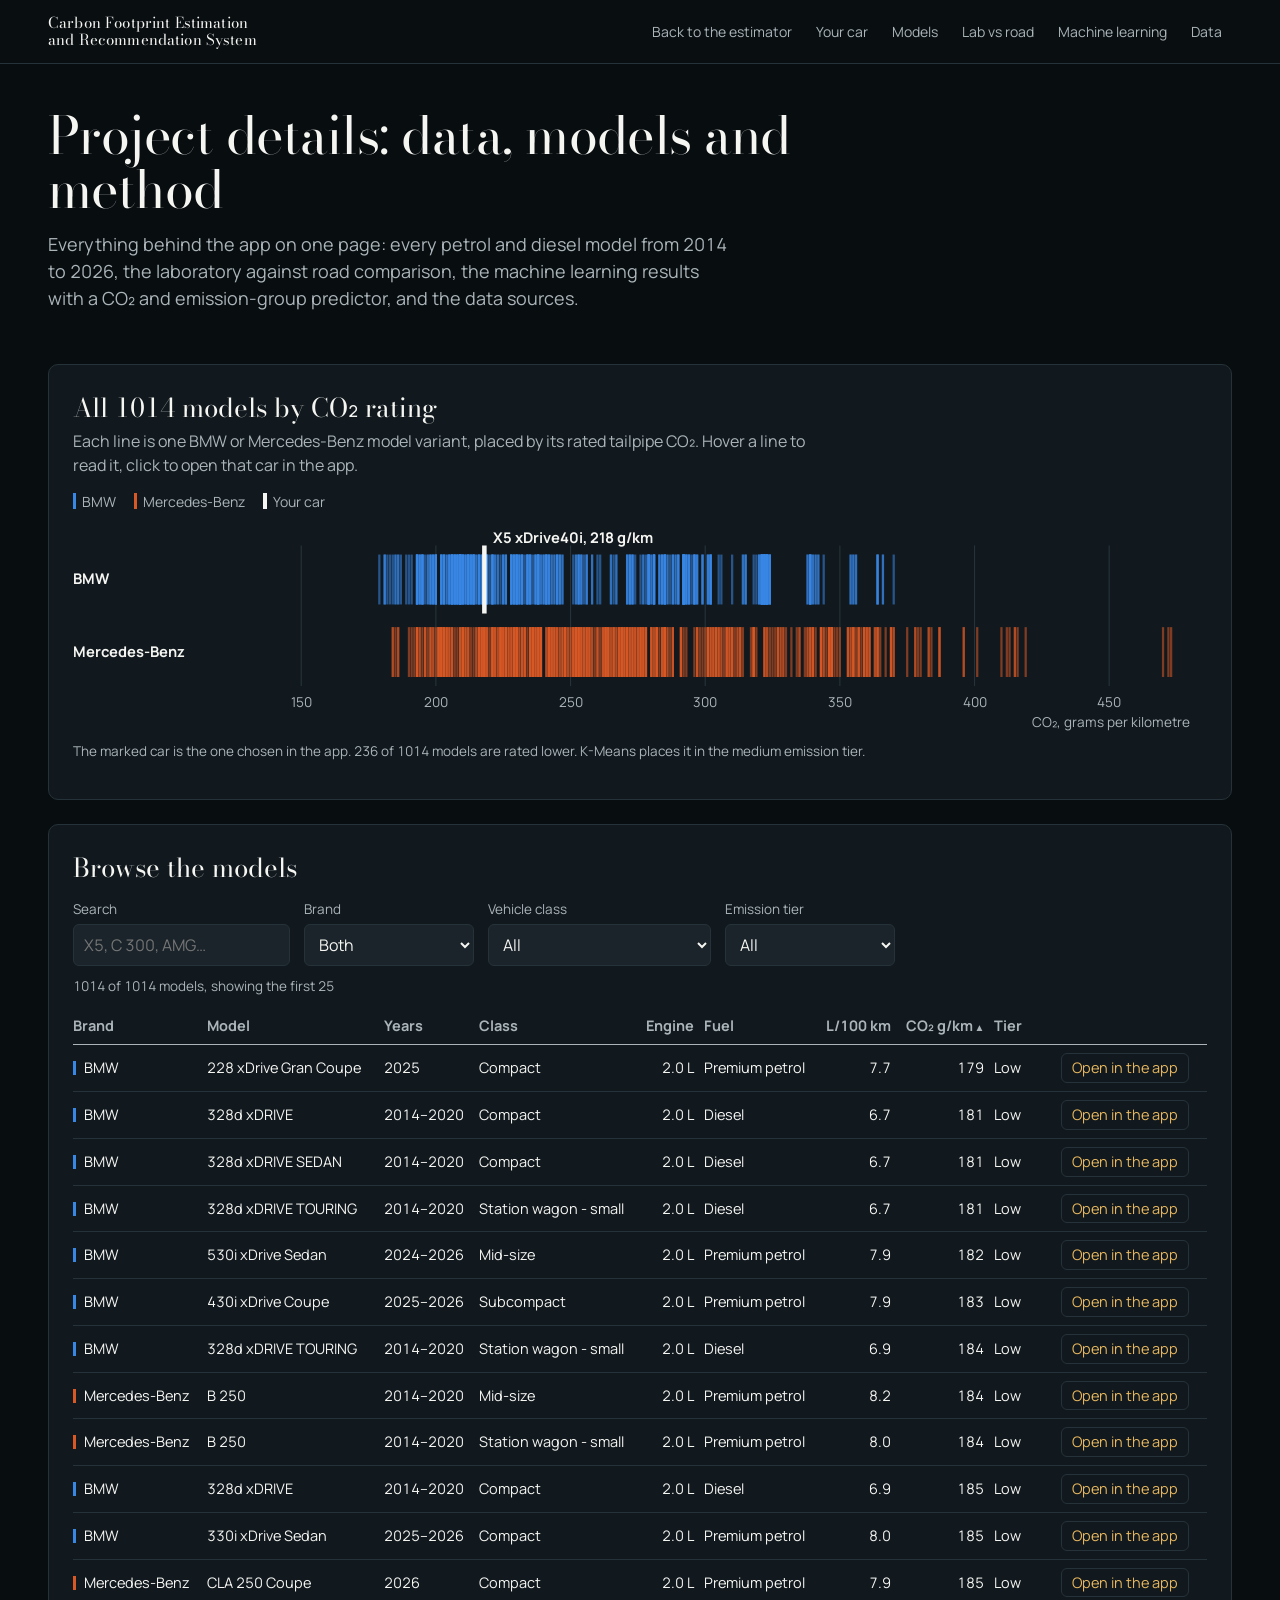
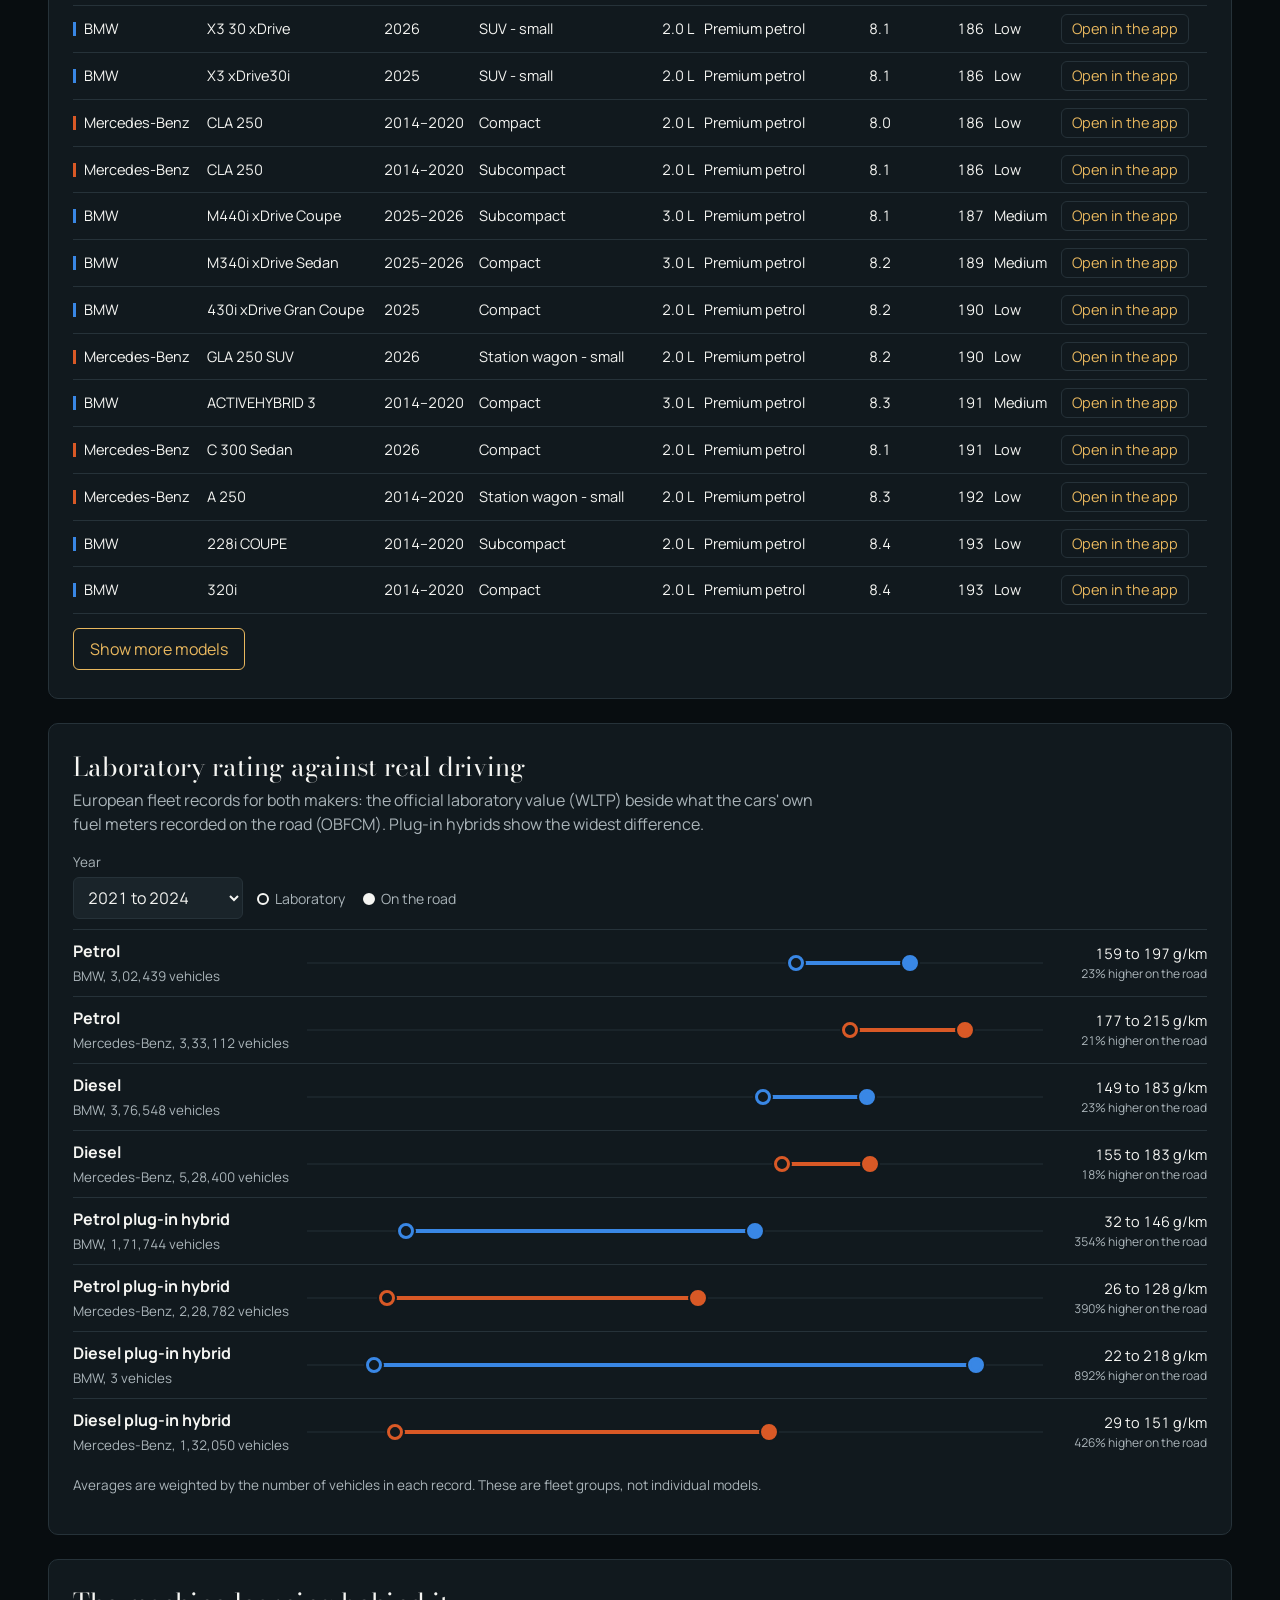
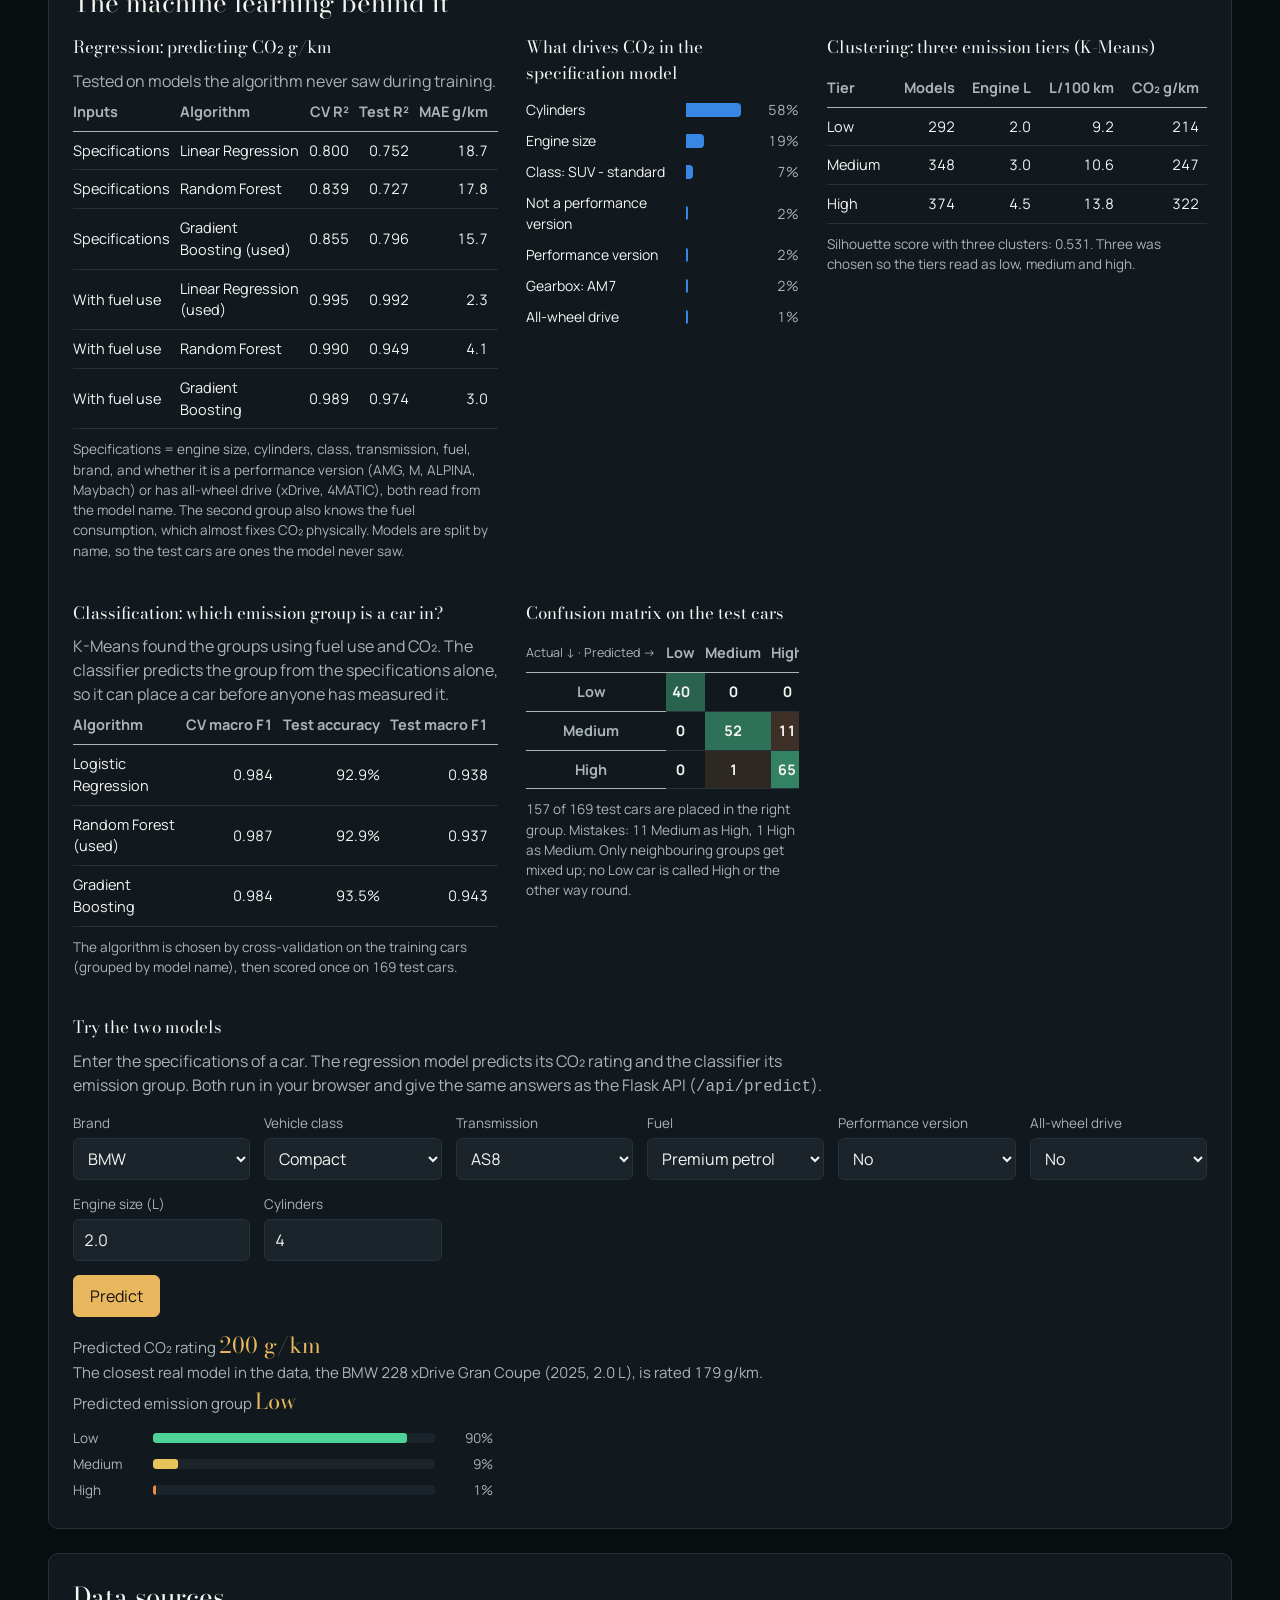
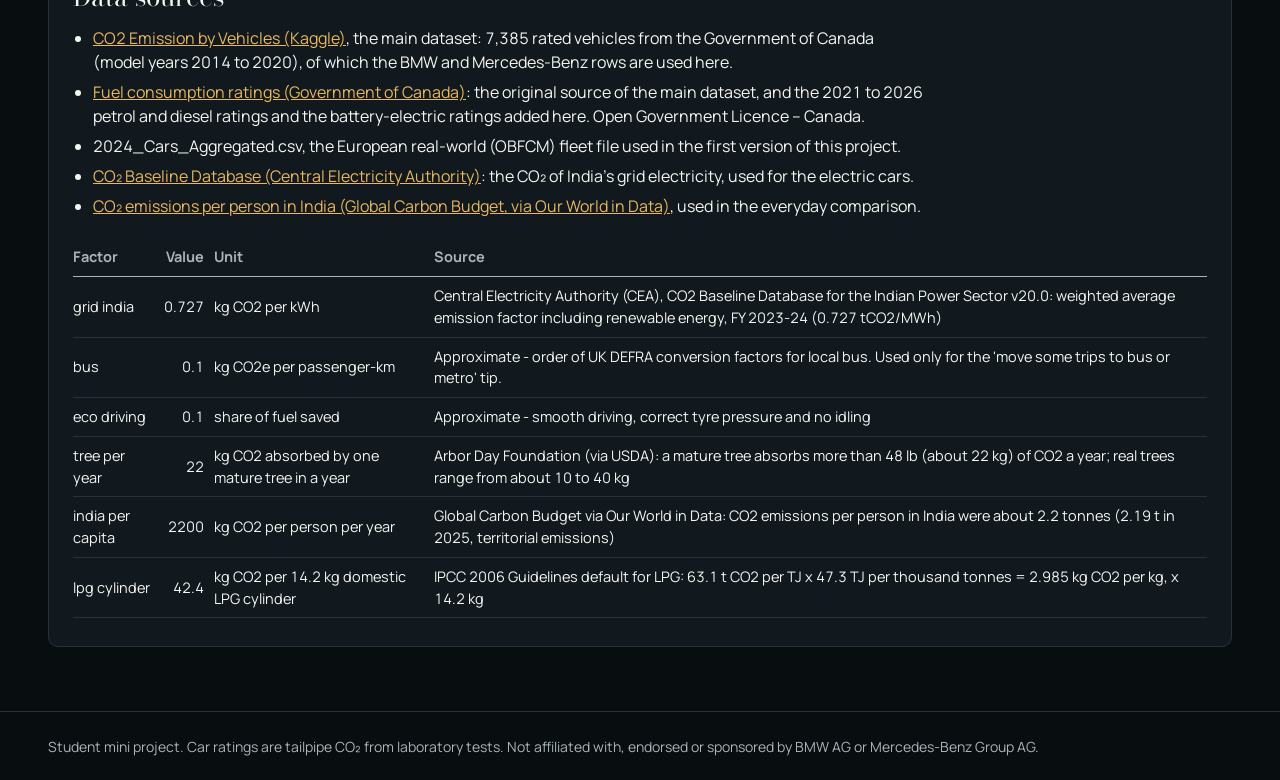
<file: details.html>
<!DOCTYPE html>
<html lang="en">
<head>
<meta charset="UTF-8">
<meta name="viewport" content="width=device-width, initial-scale=1.0">
<title>Project details | Carbon Footprint Estimation and Recommendation System</title>
<meta name="description" content="Data, machine learning models and method behind the BMW and Mercedes-Benz car carbon footprint estimator. Student mini project.">
<link rel="icon" href="data:image/svg+xml,%3Csvg xmlns='http://www.w3.org/2000/svg' viewBox='0 0 32 32'%3E%3Ccircle cx='16' cy='16' r='14' fill='%2307090c' stroke='%23e3b866' stroke-width='2'/%3E%3Cpath d='M16 7l2.6 6.4L25 16l-6.4 2.6L16 25l-2.6-6.4L7 16l6.4-2.6z' fill='%23e3b866'/%3E%3C/svg%3E">
<link rel="stylesheet" href="fonts/fonts.css">
<link rel="stylesheet" href="details.css">
</head>
<body>
<a class="skip" href="#range">Skip to the content</a>

<header class="top">
  <div class="top-name">Carbon Footprint Estimation<br>and Recommendation System</div>
  <nav aria-label="Sections">
    <a href="index.html">Back to the estimator</a>
    <a href="#range">Your car</a>
    <a href="#models">Models</a>
    <a href="#road">Lab vs road</a>
    <a href="#ml">Machine learning</a>
    <a href="#data">Data</a>
  </nav>
</header>

<main>
  <section class="intro">
    <h1>Project details: data, models and method</h1>
    <p>Everything behind the app on one page: every petrol and diesel model from 2014 to 2026, the laboratory against road comparison, the machine learning results with a CO₂ and emission-group predictor, and the data sources.</p>
  </section>

  <section id="range" class="block viz-root">
    <h2>All <span id="nModels"></span> models by CO₂ rating</h2>
    <p class="lead">Each line is one BMW or Mercedes-Benz model variant, placed by its rated tailpipe CO₂. Hover a line to read it, click to open that car in the app.</p>
    <div class="legend"><span class="key bmw"></span>BMW <span class="key merc"></span>Mercedes-Benz <span class="key you"></span>Your car</div>
    <div class="ruler-wrap"><svg id="ruler" viewBox="0 0 1000 190" role="img" aria-label="CO2 rating of every model, by brand"></svg></div>
    <p class="hint" id="rulerNote"></p>
  </section>

  <section id="models" class="block">
    <h2>Browse the models</h2>
    <div class="filters">
      <label class="field">Search <input type="search" id="q" placeholder="X5, C 300, AMG…"></label>
      <label class="field">Brand
        <select id="fBrand"><option value="">Both</option><option>BMW</option><option>Mercedes-Benz</option></select>
      </label>
      <label class="field">Vehicle class <select id="fClass"><option value="">All</option></select></label>
      <label class="field">Emission tier
        <select id="fTier"><option value="">All</option><option>Low</option><option>Medium</option><option>High</option></select>
      </label>
    </div>
    <p class="hint" id="count" role="status"></p>
    <div class="table-wrap">
      <table class="data" id="table">
        <thead><tr>
          <th><button data-sort="make">Brand</button></th>
          <th><button data-sort="model">Model</button></th>
          <th><button data-sort="year_to">Years</button></th>
          <th><button data-sort="vehicle_class">Class</button></th>
          <th class="num"><button data-sort="engine_l">Engine</button></th>
          <th>Fuel</th>
          <th class="num"><button data-sort="fuel_comb">L/100 km</button></th>
          <th class="num"><button data-sort="co2_g_km">CO₂ g/km</button></th>
          <th>Tier</th>
          <th><span class="sr">Use</span></th>
        </tr></thead>
        <tbody></tbody>
      </table>
    </div>
    <button type="button" class="btn ghost" id="more">Show more models</button>
  </section>

  <section id="road" class="block viz-root">
    <h2>Laboratory rating against real driving</h2>
    <p class="lead">European fleet records for both makers: the official laboratory value (WLTP) beside what the cars' own fuel meters recorded on the road (OBFCM). Plug-in hybrids show the widest difference.</p>
    <div class="filters">
      <label class="field">Year
        <select id="euYear"><option value="">2021 to 2024</option><option>2021</option><option>2022</option><option>2023</option><option>2024</option></select>
      </label>
      <div class="legend"><span class="dot hollow"></span>Laboratory <span class="dot solid"></span>On the road</div>
    </div>
    <div id="dumbbells" class="dumbbells"></div>
    <p class="hint">Averages are weighted by the number of vehicles in each record. These are fleet groups, not individual models.</p>
  </section>

  <section id="ml" class="block viz-root">
    <h2>The machine learning behind it</h2>
    <div class="cols">
      <div>
        <h3>Regression: predicting CO₂ g/km</h3>
        <p class="lead">Tested on models the algorithm never saw during training.</p>
        <div class="table-wrap"><table class="data" id="mlTable"><thead><tr>
          <th>Inputs</th><th>Algorithm</th><th class="num">CV R²</th><th class="num">Test R²</th><th class="num">MAE g/km</th>
        </tr></thead><tbody></tbody></table></div>
        <p class="hint">Specifications = engine size, cylinders, class, transmission, fuel, brand, and whether it is a performance version (AMG, M, ALPINA, Maybach) or has all-wheel drive (xDrive, 4MATIC), both read from the model name. The second group also knows the fuel consumption, which almost fixes CO₂ physically. Models are split by name, so the test cars are ones the model never saw.</p>
      </div>
      <div>
        <h3>What drives CO₂ in the specification model</h3>
        <div id="importance" class="bars"></div>
      </div>
      <div>
        <h3>Clustering: three emission tiers (K-Means)</h3>
        <div class="table-wrap"><table class="data" id="tierTable"><thead><tr>
          <th>Tier</th><th class="num">Models</th><th class="num">Engine L</th><th class="num">L/100 km</th><th class="num">CO₂ g/km</th>
        </tr></thead><tbody></tbody></table></div>
        <p class="hint" id="silNote"></p>
      </div>
    </div>
    <div class="cols cls-cols">
      <div>
        <h3>Classification: which emission group is a car in?</h3>
        <p class="lead">K-Means found the groups using fuel use and CO₂. The classifier predicts the group from the specifications alone, so it can place a car before anyone has measured it.</p>
        <div class="table-wrap"><table class="data" id="clsTable"><thead><tr>
          <th>Algorithm</th><th class="num">CV macro F1</th><th class="num">Test accuracy</th><th class="num">Test macro F1</th>
        </tr></thead><tbody></tbody></table></div>
        <p class="hint" id="clsNote"></p>
      </div>
      <div>
        <h3>Confusion matrix on the test cars</h3>
        <div class="table-wrap"><table class="data cm" id="cmTable"></table></div>
        <p class="hint" id="cmNote"></p>
      </div>
    </div>
    <h3 style="margin-top:28px">Try the two models</h3>
    <p class="lead" id="tryLead">Enter the specifications of a car. The regression model predicts its CO₂ rating and the classifier its emission group. Both run in your browser and give the same answers as the Flask API (<code>/api/predict</code>).</p>
    <div class="row" style="margin-top:14px">
      <label class="field">Brand <select id="c_make"><option>BMW</option><option>Mercedes-Benz</option></select></label>
      <label class="field">Vehicle class <select id="c_class"></select></label>
      <label class="field">Transmission <select id="c_trans"></select></label>
      <label class="field">Fuel <select id="c_fuel"></select></label>
      <label class="field">Performance version <select id="c_perf"><option value="no">No</option><option value="yes">Yes (AMG, M, ALPINA)</option></select></label>
      <label class="field">All-wheel drive <select id="c_awd"><option value="no">No</option><option value="yes">Yes (xDrive, 4MATIC)</option></select></label>
      <label class="field">Engine size (L) <input type="number" id="c_engine" min="1" max="7" step="0.1" value="2.0"></label>
      <label class="field">Cylinders <input type="number" id="c_cyl" min="3" max="12" step="1" value="4"></label>
    </div>
    <button type="button" class="btn" id="predictBtn">Predict</button>
    <div id="predictOut" class="predict-out" role="status"></div>
  </section>

  <section id="data" class="block">
    <h2>Data sources</h2>
    <ul class="sources">
      <li><a href="https://www.kaggle.com/datasets/debajyotipodder/co2-emission-by-vehicles" target="_blank" rel="noopener">CO2 Emission by Vehicles (Kaggle)</a>, the main dataset: 7,385 rated vehicles from the Government of Canada (model years 2014 to 2020), of which the BMW and Mercedes-Benz rows are used here.</li>
      <li><a href="https://open.canada.ca/data/en/dataset/98f1a129-f628-4ce4-b24d-6f16bf24dd64" target="_blank" rel="noopener">Fuel consumption ratings (Government of Canada)</a>: the original source of the main dataset, and the 2021 to 2026 petrol and diesel ratings and the battery-electric ratings added here. Open Government Licence – Canada.</li>
      <li>2024_Cars_Aggregated.csv, the European real-world (OBFCM) fleet file used in the first version of this project.</li>
      <li><a href="https://cea.nic.in/wp-content/uploads/2021/03/User_Guide_Version_20.0.pdf" target="_blank" rel="noopener">CO₂ Baseline Database (Central Electricity Authority)</a>: the CO₂ of India's grid electricity, used for the electric cars.</li>
      <li><a href="https://ourworldindata.org/co2/country/india" target="_blank" rel="noopener">CO₂ emissions per person in India (Global Carbon Budget, via Our World in Data)</a>, used in the everyday comparison.</li>
    </ul>
    <div class="table-wrap"><table class="data" id="factorTable"><thead><tr>
      <th>Factor</th><th class="num">Value</th><th>Unit</th><th>Source</th>
    </tr></thead><tbody></tbody></table></div>
  </section>
</main>

<footer class="foot">Student mini project. Car ratings are tailpipe CO₂ from laboratory tests. Not affiliated with, endorsed or sponsored by BMW AG or Mercedes-Benz Group AG.</footer>
<div id="tooltip" class="tooltip" role="tooltip" hidden></div>

<script src="data.js"></script>
<script src="model.js"></script>
<script src="footprint.js"></script>
<script src="predictor.js"></script>
<script src="details.js"></script>
</body>
</html>
</file>
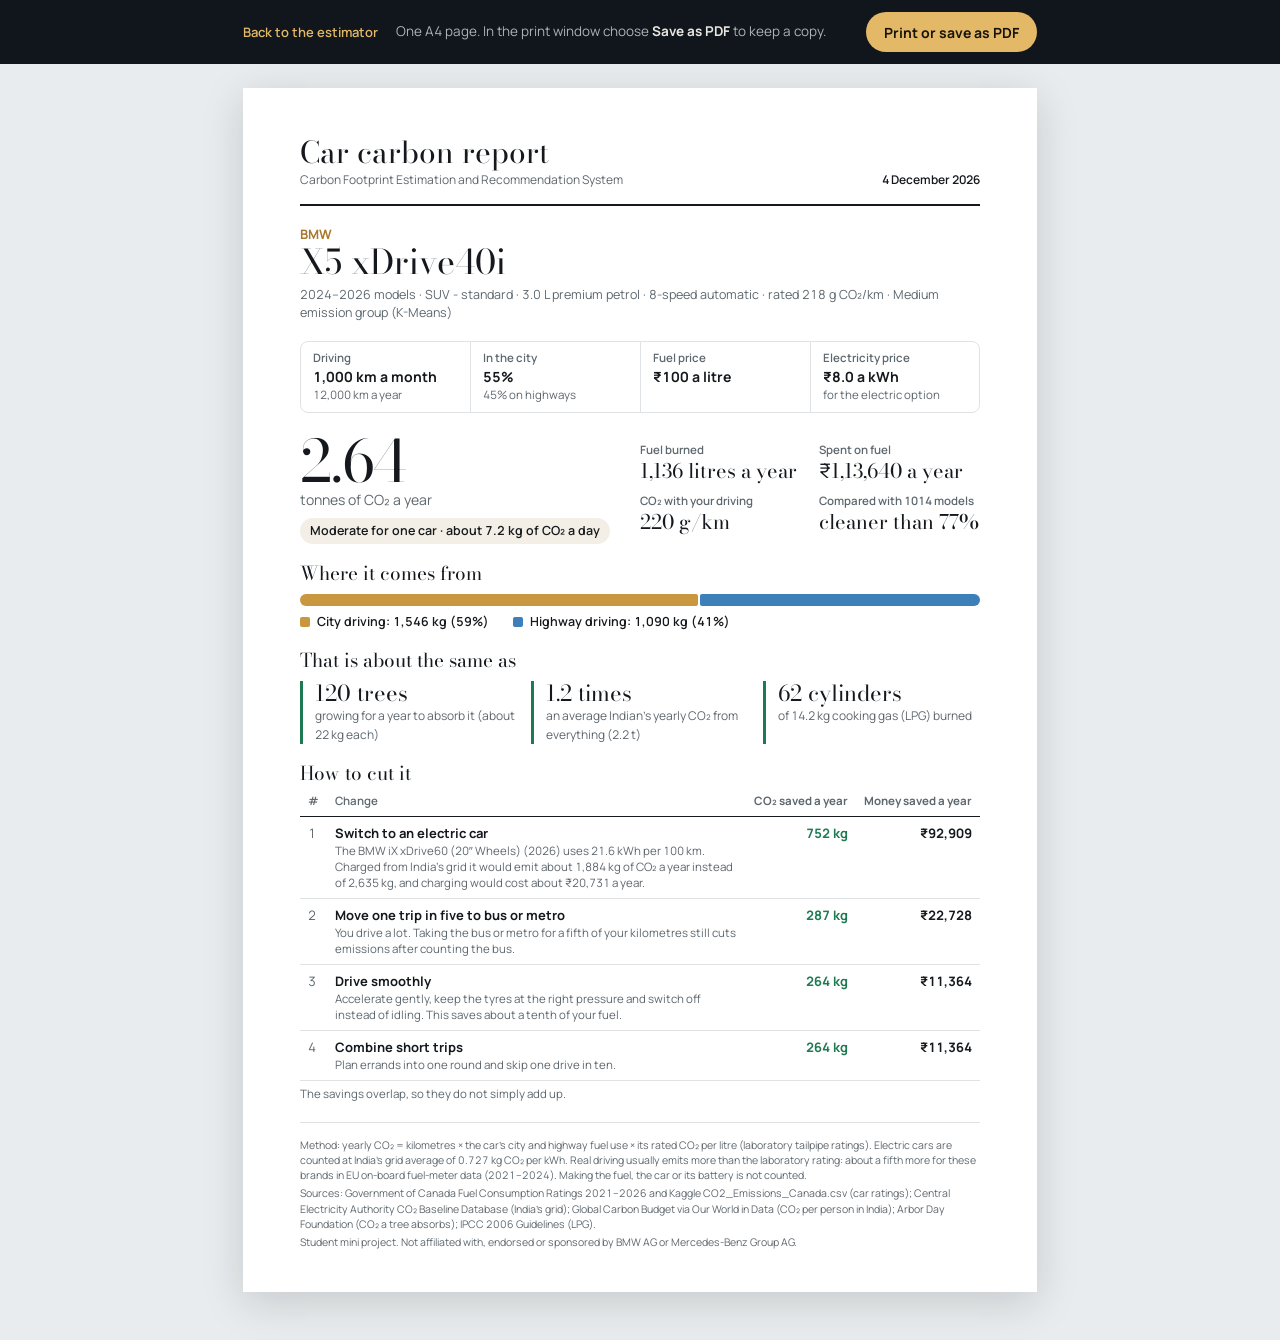
<file: report.html>
<!DOCTYPE html>
<html lang="en">
<head>
<meta charset="UTF-8">
<meta name="viewport" content="width=device-width, initial-scale=1.0">
<title>Car carbon report | BMW &amp; Mercedes-Benz</title>
<meta name="description" content="A one-page report of a car's yearly CO2, fuel use and recommendations, ready to print or save as PDF.">
<link rel="icon" href="data:image/svg+xml,%3Csvg xmlns='http://www.w3.org/2000/svg' viewBox='0 0 32 32'%3E%3Ccircle cx='16' cy='16' r='14' fill='%2307090c' stroke='%23e3b866' stroke-width='2'/%3E%3Cpath d='M16 7l2.6 6.4L25 16l-6.4 2.6L16 25l-2.6-6.4L7 16l6.4-2.6z' fill='%23e3b866'/%3E%3C/svg%3E">
<link rel="stylesheet" href="fonts/fonts.css">
<link rel="stylesheet" href="report.css">
</head>
<body>
<div class="toolbar">
  <a href="index.html" class="back">Back to the estimator</a>
  <p>One A4 page. In the print window choose <b>Save as PDF</b> to keep a copy.</p>
  <button type="button" id="printBtn">Print or save as PDF</button>
</div>

<article class="sheet" id="sheet">
  <header class="head">
    <div>
      <h1>Car carbon report</h1>
      <p>Carbon Footprint Estimation and Recommendation System</p>
    </div>
    <p class="date" id="rDate"></p>
  </header>

  <section class="car">
    <p class="make" id="rMake"></p>
    <h2 id="rModel"></h2>
    <p class="specline" id="rSpecs"></p>
  </section>

  <section class="inputs" id="rInputs" aria-label="Your driving"></section>

  <section class="result">
    <div class="total">
      <b id="rTotal"></b>
      <span>tonnes of CO₂ a year</span>
      <p class="band" id="rBand"></p>
    </div>
    <dl class="stats" id="rStats"></dl>
  </section>

  <section class="split">
    <h3>Where it comes from</h3>
    <div class="bar" id="rBar"></div>
    <div class="legend" id="rLegend"></div>
  </section>

  <section class="likes">
    <h3>That is about the same as</h3>
    <ul id="rLikes"></ul>
  </section>

  <section class="tips">
    <h3>How to cut it</h3>
    <table>
      <thead><tr><th class="n">#</th><th>Change</th><th class="num">CO₂ saved a year</th><th class="num">Money saved a year</th></tr></thead>
      <tbody id="rTips"></tbody>
    </table>
    <p class="note">The savings overlap, so they do not simply add up.</p>
  </section>

  <footer class="foot">
    <p id="rMethod"></p>
    <p>Sources: Government of Canada Fuel Consumption Ratings 2021–2026 and Kaggle CO2_Emissions_Canada.csv (car ratings); Central Electricity Authority CO₂ Baseline Database (India's grid); Global Carbon Budget via Our World in Data (CO₂ per person in India); Arbor Day Foundation (CO₂ a tree absorbs); IPCC 2006 Guidelines (LPG).</p>
    <p>Student mini project. Not affiliated with, endorsed or sponsored by BMW AG or Mercedes-Benz Group AG.</p>
  </footer>
</article>

<script src="data.js"></script>
<script src="footprint.js"></script>
<script src="report.js"></script>
</body>
</html>
</file>
<file: fonts/fonts.css>
/* Self-hosted fonts, so the website looks the same offline, on GitHub Pages and anywhere else.
   Both fonts are from Google Fonts under the SIL Open Font License (see the OFL files here).
   Bodoni Moda has no rupee sign or subscript digits, so those few characters come from Manrope. */
@font-face {
  font-family: "Bodoni Moda";
  src: url("BodoniModa.woff2") format("woff2");
  font-weight: 400 900;
  font-style: normal;
  font-display: swap;
}
@font-face {
  font-family: "Bodoni Moda";
  src: url("Manrope.woff2") format("woff2");
  font-weight: 400 900;
  font-style: normal;
  font-display: swap;
  unicode-range: U+20B9, U+2080-2089;
}
@font-face {
  font-family: "Manrope";
  src: url("Manrope.woff2") format("woff2");
  font-weight: 200 800;
  font-style: normal;
  font-display: swap;
}
</file>
<file: details.css>
/* Project-details page. Same look as the main page: dark panels, gold accent,
   Georgia headings, Arial text. BMW = blue, Mercedes-Benz = orange in charts. */

:root {
  color-scheme: dark;
  --bg: #080d10;
  --surface: #11191e;
  --sunken: #1a242a;
  --ink: #f5f5f2;
  --ink-2: #aab4b9;
  --line: #263239;
  --petrol: #e8b75e;
  --petrol-ink: #15130e;
  --bmw: #3987e5;
  --merc: #d95926;
  --c1: #3987e5; --c2: #d95926; --c3: #199e70; --c4: #c98500;
  --c5: #d55181; --c6: #0ca30c; --c7: #9085e9; --c8: #e66767;
  --font: Manrope, "Segoe UI", Arial, Helvetica, sans-serif;
}

* { box-sizing: border-box; }
[hidden] { display: none !important; }
section { scroll-margin-top: 84px; }
html { scroll-behavior: smooth; }
@media (prefers-reduced-motion: reduce) { html { scroll-behavior: auto; } * { transition: none !important; } }
body { margin: 0; background: var(--bg); color: var(--ink); font: 16px/1.5 var(--font); font-variant-numeric: tabular-nums; }
h1, h2, h3, p { margin: 0; }
a { color: var(--petrol); }
button, input, select { font: inherit; color: inherit; }
:focus-visible { outline: 3px solid var(--petrol); outline-offset: 2px; }
.sr { position: absolute; width: 1px; height: 1px; overflow: hidden; clip-path: inset(50%); }
.skip { position: absolute; left: -999px; }
.skip:focus { left: 12px; top: 12px; background: var(--surface); padding: 8px 12px; z-index: 20; }

/* ---------- header ---------- */
.top { display: flex; justify-content: space-between; align-items: center; gap: 24px; padding: 14px clamp(16px, 4vw, 48px);
  background: var(--surface); border-bottom: 1px solid var(--line); position: sticky; top: 0; z-index: 10; }
.top-name { font-weight: 700; line-height: 1.15; font-size: 15px; letter-spacing: .01em; }
.top nav { display: flex; gap: 4px; flex-wrap: wrap; }
.top nav a { color: var(--ink-2); text-decoration: none; padding: 6px 10px; border-radius: 6px; font-size: 14px; }
.top nav a:hover { background: var(--sunken); color: var(--ink); }

main { max-width: 1280px; margin: 0 auto; padding: 0 clamp(16px, 4vw, 48px) 64px; }

.intro { padding: 44px 0 28px; max-width: 760px; }
.intro h1 { font-size: clamp(30px, 4.6vw, 52px); line-height: 1.05; font-weight: 700; font-stretch: 85%; letter-spacing: -.01em; }
.intro p { margin-top: 14px; color: var(--ink-2); font-size: 18px; max-width: 62ch; }

/* ---------- calculator ---------- */
.calc > *, .cols > *, .row > * { min-width: 0; }
.calc { display: grid; grid-template-columns: minmax(0, 1.05fr) minmax(0, 1fr); gap: 24px; align-items: start; }
.form, .result, .block { background: var(--surface); border: 1px solid var(--line); border-radius: 10px; }
.form { padding: 8px 24px 24px; }
fieldset { border: 0; border-top: 1px solid var(--line); margin: 0; padding: 18px 0 20px; }
fieldset:first-of-type { border-top: 0; }
legend { padding: 0; font-weight: 700; font-size: 18px; float: left; width: 100%; margin-bottom: 12px; }
legend + * { clear: both; }
.row { display: grid; grid-template-columns: repeat(auto-fit, minmax(min(100%, 170px), 1fr)); gap: 14px; }
.field { display: flex; flex-direction: column; gap: 5px; font-size: 13.5px; color: var(--ink-2); }
.field.wide { grid-column: span 2; }
.field input, .field select { height: 42px; padding: 0 10px; border: 1px solid var(--line); border-radius: 6px; background: var(--sunken); color: var(--ink); font-size: 16px; min-width: 0; width: 100%; }
.seg { display: flex; flex-wrap: wrap; gap: 6px; margin-bottom: 14px; }
.seg input { position: absolute; opacity: 0; }
.seg span { display: block; padding: 8px 14px; border: 1px solid var(--line); border-radius: 6px; background: var(--sunken); cursor: pointer; }
.seg input:checked + span { background: var(--petrol); color: var(--petrol-ink); border-color: var(--petrol); }
.seg input:focus-visible + span { outline: 3px solid var(--petrol); outline-offset: 2px; }
.custom { margin-top: 4px; }
.hint { font-size: 13.5px; color: var(--ink-2); margin: 10px 0; }
.btn { height: 42px; padding: 0 16px; border-radius: 6px; border: 1px solid var(--petrol); background: var(--petrol); color: var(--petrol-ink); cursor: pointer; margin-top: 14px; }
.btn.ghost { background: transparent; color: var(--petrol); }
.btn:hover { filter: brightness(1.1); }
.predict-out { display: block; margin-top: 12px; font-size: 15px; color: var(--ink-2); }
.predict-out b { color: var(--petrol); font-size: 22px; font-family: "Bodoni Moda", Georgia, serif; font-weight: 400; }

.result { padding: 24px; position: sticky; top: 84px; }
.result-label { color: var(--ink-2); }
.result-total { display: flex; align-items: baseline; gap: 12px; line-height: 1; margin-top: 6px; }
.result-total #total { font-size: clamp(64px, 8vw, 104px); font-weight: 700; font-stretch: 80%; letter-spacing: -.02em; }
.result-total .unit { color: var(--ink-2); font-size: 18px; }
.result-band { margin-top: 8px; color: var(--ink-2); }
.result-band b { color: var(--ink); }
.result h2 { font-size: 20px; margin: 26px 0 10px; }

.stack { display: flex; gap: 2px; height: 26px; margin-top: 22px; }
.stack div { min-width: 2px; }
.stack div:first-child { border-radius: 4px 0 0 4px; }
.stack div:last-child { border-radius: 0 4px 4px 0; }
.stack div:hover { filter: brightness(1.15); }
.breakdown { width: 100%; border-collapse: collapse; margin-top: 12px; font-size: 14.5px; }
.breakdown td { padding: 4px 0; border-bottom: 1px solid var(--line); }
.breakdown tr:last-child td { border-bottom: 0; }
.breakdown td.num { text-align: right; }
.breakdown td.pct { text-align: right; color: var(--ink-2); width: 56px; }
.sw { display: inline-block; width: 10px; height: 10px; border-radius: 2px; margin-right: 8px; }

.tips { list-style: none; margin: 0; padding: 0; counter-reset: tip; }
.tips li { display: grid; grid-template-columns: 1fr auto; gap: 4px 16px; padding: 12px 0; border-top: 1px solid var(--line); }
.tips .cat { font-weight: 700; }
.tips .save { font-weight: 700; text-align: right; white-space: nowrap; }
.tips .save small { display: block; font-weight: 400; color: var(--ink-2); }
.tips p { grid-column: 1 / 2; color: var(--ink-2); font-size: 14.5px; }
.tips .empty { display: block; color: var(--ink-2); }

/* ---------- blocks ---------- */
.block { padding: 28px 24px; margin-top: 24px; }
.block > h2 { font-size: 26px; line-height: 1.15; }
.block h3 { font-size: 17px; margin-bottom: 8px; }
.lead { color: var(--ink-2); margin-top: 6px; max-width: 75ch; }
.legend { display: flex; align-items: center; gap: 6px; flex-wrap: wrap; font-size: 14px; color: var(--ink-2); margin: 14px 0 4px; }
.key { display: inline-block; width: 3px; height: 16px; margin-left: 12px; }
.key:first-child, .dot:first-child { margin-left: 0; }
.key.bmw { background: var(--bmw); } .key.merc { background: var(--merc); } .key.you { background: var(--ink); width: 4px; }
.dot { display: inline-block; width: 12px; height: 12px; border-radius: 50%; margin-left: 12px; border: 2px solid var(--ink); }
.dot.solid { background: var(--ink); }

.ruler-wrap { overflow-x: auto; }
#ruler { width: 100%; min-width: 640px; height: auto; display: block; }
#ruler text { font: 12px var(--font); fill: var(--ink-2); }
#ruler .rowlabel { font-size: 13px; fill: var(--ink); font-weight: 700; }
#ruler .grid { stroke: var(--line); stroke-width: 1; }
#ruler .tick { stroke-width: 2; opacity: .55; }
#ruler .tick.bmw { stroke: var(--bmw); } #ruler .tick.merc { stroke: var(--merc); }
#ruler .tick.hot { opacity: 1; stroke-width: 4; }
#ruler .you { stroke: var(--ink); stroke-width: 4; }
#ruler .youlabel { fill: var(--ink); font-weight: 700; font-size: 13px; }
#ruler .hit { fill: transparent; cursor: pointer; }

.filters { display: flex; flex-wrap: wrap; gap: 14px; align-items: end; margin: 16px 0 6px; }
.filters .field { min-width: 170px; }
.filters .legend { margin: 0 0 10px; }
.table-wrap { overflow-x: auto; position: relative; }
.data { width: 100%; border-collapse: collapse; font-size: 14.5px; }
.data th { text-align: left; font-weight: 700; color: var(--ink-2); border-bottom: 1px solid var(--ink-2); padding: 8px 10px 8px 0; white-space: nowrap; }
.data th button { background: none; border: 0; padding: 0; font-weight: 700; color: inherit; cursor: pointer; }
.data th button[aria-sort]::after { content: " ▲"; font-size: 10px; }
.data th button[aria-sort="descending"]::after { content: " ▼"; }
.data td { padding: 8px 10px 8px 0; border-bottom: 1px solid var(--line); }
.data .num { text-align: right; }
.data .use { background: none; border: 1px solid var(--line); border-radius: 6px; padding: 3px 10px; cursor: pointer; color: var(--petrol); white-space: nowrap; }
.data .use:hover { border-color: var(--petrol); }
.brand-mark { display: inline-block; width: 3px; height: 14px; margin-right: 8px; vertical-align: -2px; }

.dumbbells { margin-top: 10px; }
.db { display: grid; grid-template-columns: 220px 1fr 150px; gap: 14px; align-items: center; padding: 9px 0; border-top: 1px solid var(--line); }
.db .name b { display: block; }
.db .name small { color: var(--ink-2); }
.db .track { position: relative; height: 22px; }
.db .track::before { content: ""; position: absolute; left: 0; right: 0; top: 10px; height: 2px; background: var(--sunken); }
.db .bar { position: absolute; top: 9px; height: 4px; border-radius: 2px; }
.db .p { position: absolute; top: 3px; width: 16px; height: 16px; margin-left: -8px; border-radius: 50%; border: 3px solid; background: var(--surface); box-shadow: 0 0 0 2px var(--surface); }
.db .p.road { background: currentColor; }
.db .vals { text-align: right; font-size: 14.5px; white-space: nowrap; }
.db .vals small { color: var(--ink-2); display: block; }

.cols { display: grid; grid-template-columns: repeat(auto-fit, minmax(min(100%, 340px), 1fr)); gap: 32px; margin-top: 18px; }
.bars .b { display: grid; grid-template-columns: 150px 1fr 48px; gap: 10px; align-items: center; padding: 5px 0; font-size: 14px; }
.bars .t { height: 14px; background: var(--c1); border-radius: 0 4px 4px 0; min-width: 2px; }
.bars .v { text-align: right; color: var(--ink-2); }

.sources { padding-left: 20px; margin: 14px 0 20px; max-width: 85ch; }
.sources li { margin: 6px 0; }
.foot { padding: 24px clamp(16px, 4vw, 48px); color: var(--ink-2); font-size: 14px; border-top: 1px solid var(--line); }

.tooltip { position: fixed; z-index: 30; pointer-events: none; background: var(--ink); color: var(--surface); padding: 8px 10px; border-radius: 6px; font-size: 13.5px; line-height: 1.35; max-width: 260px; }
.tooltip b { display: block; }

@media (max-width: 900px) {
  .calc { grid-template-columns: 1fr; }
  .result { position: static; }
  .top nav { display: none; }
  .db { grid-template-columns: 1fr; gap: 4px; }
  .db .vals { text-align: left; }
  .field.wide { grid-column: auto; }
}
@media (min-width: 1100px) { #ml .cols { grid-template-columns: 1.4fr .9fr 1.25fr; gap: 28px; } }
#tierTable th { white-space: normal; vertical-align: bottom; }
#tierTable th, #tierTable td { padding-right: 8px; }

h1, h2, h3, .top-name { font-family: "Bodoni Moda", Didot, Georgia, serif; font-weight: 400 !important; font-stretch: normal !important; }
.top { background: #090e11; }

/* classifier */
.cls-cols { margin-top: 30px; }
@media (min-width: 1100px) { .cls-cols { grid-template-columns: 1.2fr 1fr; } }
table.cm { min-width: 0; }
table.cm th, table.cm td { text-align: center; }
table.cm td { font-weight: 700; font-variant-numeric: tabular-nums; }
table.cm th.corner { text-align: left; font-weight: 400; color: var(--ink-2); font-size: 12.5px; }
.probs { display: grid; gap: 6px; margin-top: 10px; max-width: 420px; }
.probs .p { display: grid; grid-template-columns: 70px 1fr 48px; gap: 10px; align-items: center; font-size: 13.5px; }
.probs .t { height: 10px; border-radius: 3px; background: var(--sunken); overflow: hidden; }
.probs .t i { display: block; height: 100%; border-radius: 3px; }
.probs .v { text-align: right; font-variant-numeric: tabular-nums; }
</file>
<file: report.css>
/* Printable report: a light A4 sheet in the same type as the website (Bodoni Moda + Manrope). */
:root {
  --ink: #15191d;
  --muted: #5d676e;
  --line: #dfe3e6;
  --gold: #a8792a;        /* darker than the website's gold so it reads on paper */
  --city: #c9973f;
  --hwy: #3d7fb8;
  --green: #1d7a52;
  --display: "Bodoni Moda", Didot, "Bodoni 72", Georgia, serif;
  --ui: Manrope, "Segoe UI", Arial, Helvetica, sans-serif;
}
* { box-sizing: border-box; }
html { -webkit-print-color-adjust: exact; print-color-adjust: exact; }
body { margin: 0; background: #e9ecee; color: var(--ink); font: 13px/1.45 var(--ui); font-variant-numeric: tabular-nums; }
h1, h2, h3, p, ul, dl, dd { margin: 0; padding: 0; }

.toolbar { position: sticky; top: 0; z-index: 2; display: flex; align-items: center; gap: 18px; padding: 12px max(16px, calc((100vw - 210mm) / 2)); background: #10161b; color: #e8e6e1; }
.toolbar p { flex: 1; font-size: 13.5px; color: #aab3b9; }
.toolbar b { color: #e8e6e1; }
.toolbar .back { color: #e3b866; font-weight: 600; text-decoration: none; }
.toolbar .back:hover { text-decoration: underline; }
.toolbar button { height: 40px; padding: 0 18px; border: 0; border-radius: 999px; background: #e3b866; color: #17130b; font: 700 14px var(--ui); cursor: pointer; }
.toolbar button:focus-visible, .toolbar a:focus-visible { outline: 2px solid #e3b866; outline-offset: 3px; }

.sheet { width: 210mm; min-height: 297mm; margin: 24px auto 48px; padding: 13mm 15mm 11mm; background: #fff; box-shadow: 0 10px 40px rgba(0, 0, 0, .15); display: flex; flex-direction: column; gap: 5mm; }

.head { display: flex; justify-content: space-between; align-items: flex-end; gap: 12px; padding-bottom: 4mm; border-bottom: 2px solid var(--ink); }
.head h1 { font: 400 30px/1 var(--display); }
.head p { color: var(--muted); font-size: 12px; margin-top: 4px; }
.head .date { font-weight: 600; color: var(--ink); }

.car .make { color: var(--gold); font-weight: 700; font-size: 13px; }
.car h2 { font: 400 34px/1.05 var(--display); margin-top: 2px; }
.car .specline { color: var(--muted); margin-top: 5px; font-size: 12.5px; }

.inputs { display: grid; grid-template-columns: repeat(4, 1fr); border: 1px solid var(--line); border-radius: 8px; }
.inputs div { padding: 8px 12px; border-left: 1px solid var(--line); display: flex; flex-direction: column; }
.inputs div:first-child { border-left: 0; }
.inputs span { color: var(--muted); font-size: 11.5px; font-weight: 600; }
.inputs b { font-size: 14px; }
.inputs small { color: var(--muted); font-size: 11.5px; }

.result { display: grid; grid-template-columns: 1fr 1.25fr; gap: 8mm; align-items: center; }
.total b { font: 400 58px/1 var(--display); letter-spacing: -.02em; }
.total > span { display: block; color: var(--muted); font-size: 14px; }
.total .band { margin-top: 8px; display: inline-block; white-space: nowrap; padding: 4px 10px; border-radius: 999px; background: #f3efe6; font-weight: 600; font-size: 12.5px; }
.stats { display: grid; grid-template-columns: 1fr 1fr; gap: 10px 18px; }
.stats dt { color: var(--muted); font-size: 11.5px; font-weight: 600; }
.stats dd { font: 400 20px/1.2 var(--display); }

h3 { font: 400 19px/1.2 var(--display); margin-bottom: 8px; }
.split .bar { display: flex; gap: 2px; height: 12px; }
.split .bar i { display: block; min-width: 3px; }
.split .bar i:first-child { border-radius: 6px 2px 2px 6px; }
.split .bar i:last-child { border-radius: 2px 6px 6px 2px; }
.city { background: var(--city); }
.hwy { background: var(--hwy); }
.split .legend { display: flex; gap: 24px; margin-top: 7px; font-weight: 600; font-size: 12.5px; }
.split .legend i { display: inline-block; width: 10px; height: 10px; border-radius: 2px; margin-right: 7px; vertical-align: -1px; }

.likes ul { list-style: none; display: grid; grid-template-columns: repeat(3, 1fr); gap: 14px; }
.likes li { padding-left: 12px; border-left: 3px solid var(--green); }
.likes b { display: block; font: 400 22px/1.15 var(--display); }
.likes span { color: var(--muted); font-size: 12px; }

.tips table { width: 100%; border-collapse: collapse; }
.tips th { text-align: left; color: var(--muted); font-size: 11.5px; font-weight: 600; padding: 0 8px 6px; border-bottom: 1px solid var(--ink); }
.tips td { padding: 7px 8px; border-bottom: 1px solid var(--line); vertical-align: top; }
.tips td b { display: block; font-weight: 700; }
.tips td span { display: block; color: var(--muted); font-size: 11.5px; line-height: 1.4; }
.tips .num { text-align: right; white-space: nowrap; font-weight: 700; }
.tips td.num:nth-child(3) { color: var(--green); }
.tips .n { width: 22px; color: var(--muted); }
.tips .note { color: var(--muted); font-size: 11.5px; margin-top: 5px; }

.foot { margin-top: auto; padding-top: 4mm; border-top: 1px solid var(--line); color: var(--muted); font-size: 10.5px; line-height: 1.45; display: flex; flex-direction: column; gap: 3px; }

@media screen and (max-width: 230mm) {
  .sheet { width: auto; min-height: 0; margin: 12px; padding: 22px 18px; }
  .toolbar { flex-wrap: wrap; padding: 12px 16px; }
  .toolbar p { order: 3; flex-basis: 100%; }
  .inputs { grid-template-columns: 1fr 1fr; }
  .inputs div:nth-child(3) { border-left: 0; }
  .inputs div:nth-child(n+3) { border-top: 1px solid var(--line); }
  .result, .likes ul { grid-template-columns: 1fr; }
  .total b { font-size: 52px; }
}

@page { size: A4; margin: 0; }
@media print {
  body { background: #fff; }
  .toolbar { display: none; }
  .sheet { width: 210mm; height: 297mm; min-height: 0; margin: 0; box-shadow: none; overflow: hidden; }
  /* report.js shrinks the sheet (zoom) when a long list of tips would not fit on one page */
}
</file>
